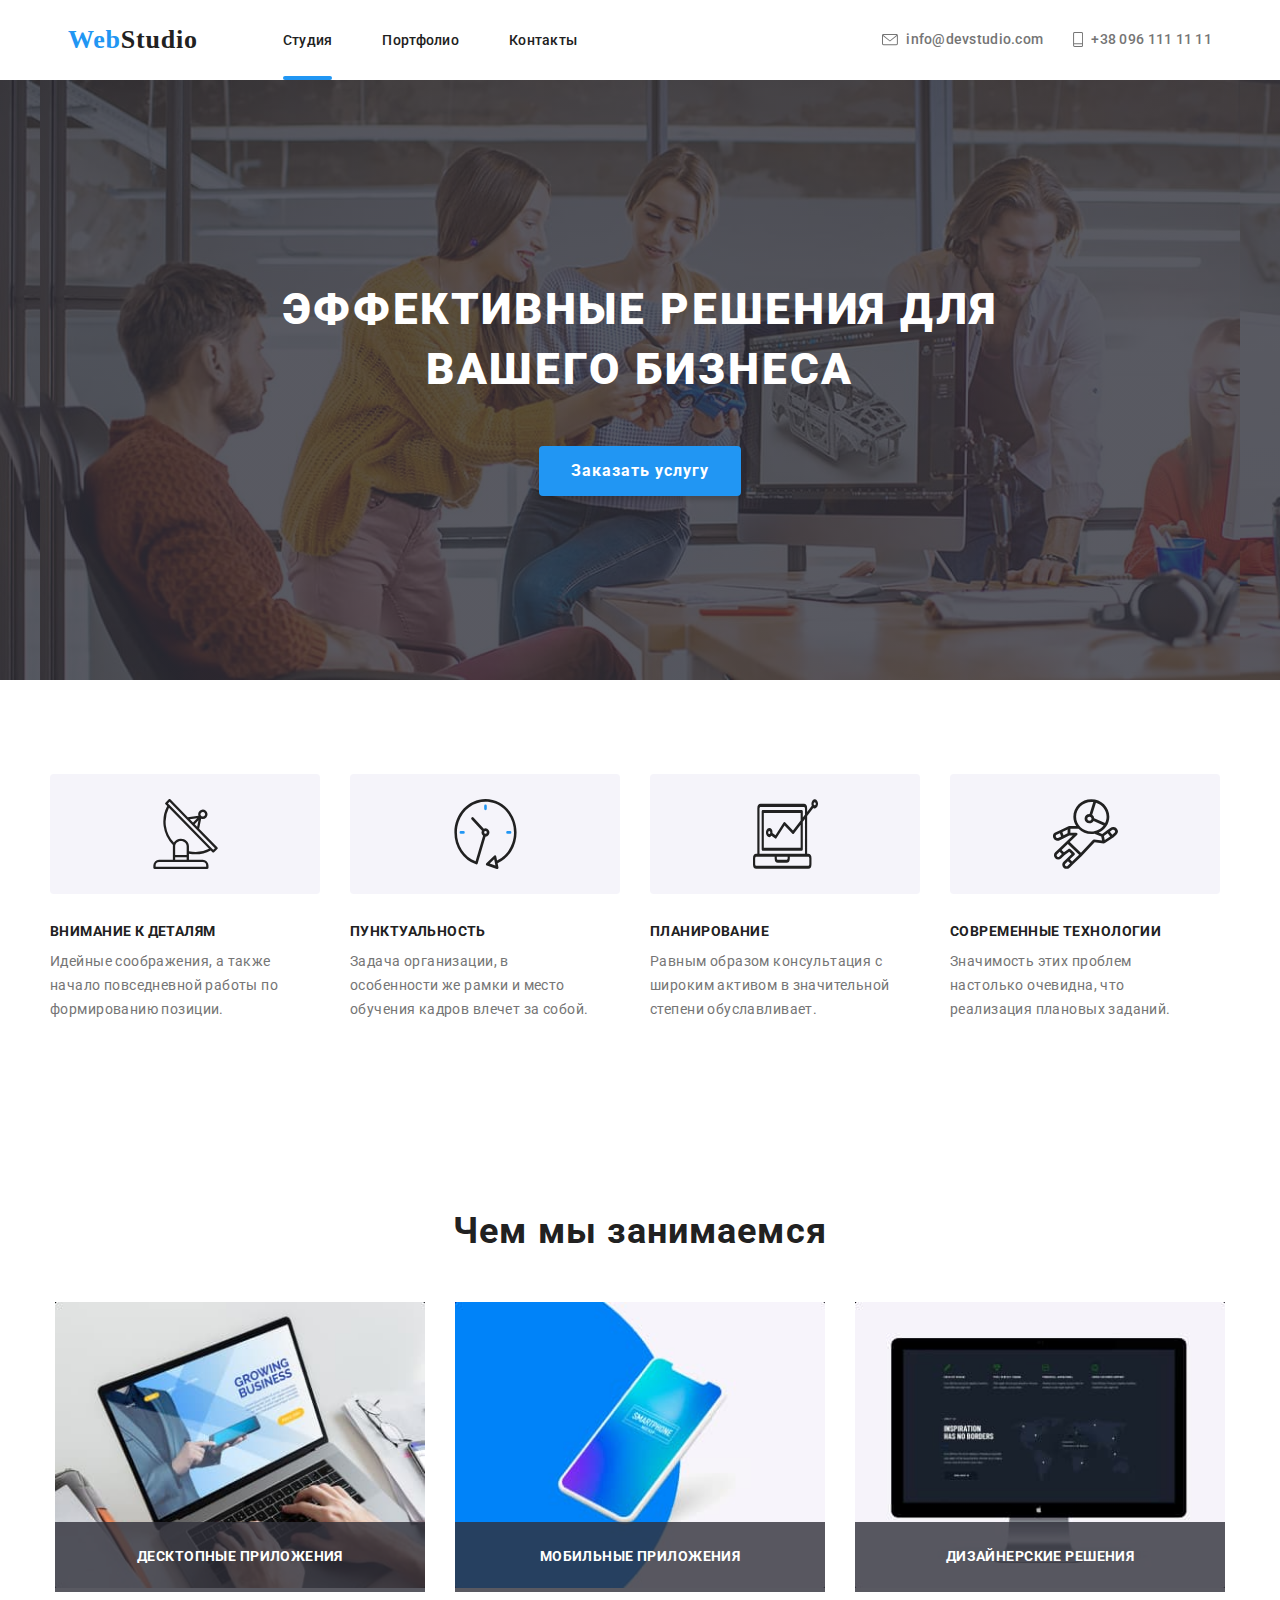
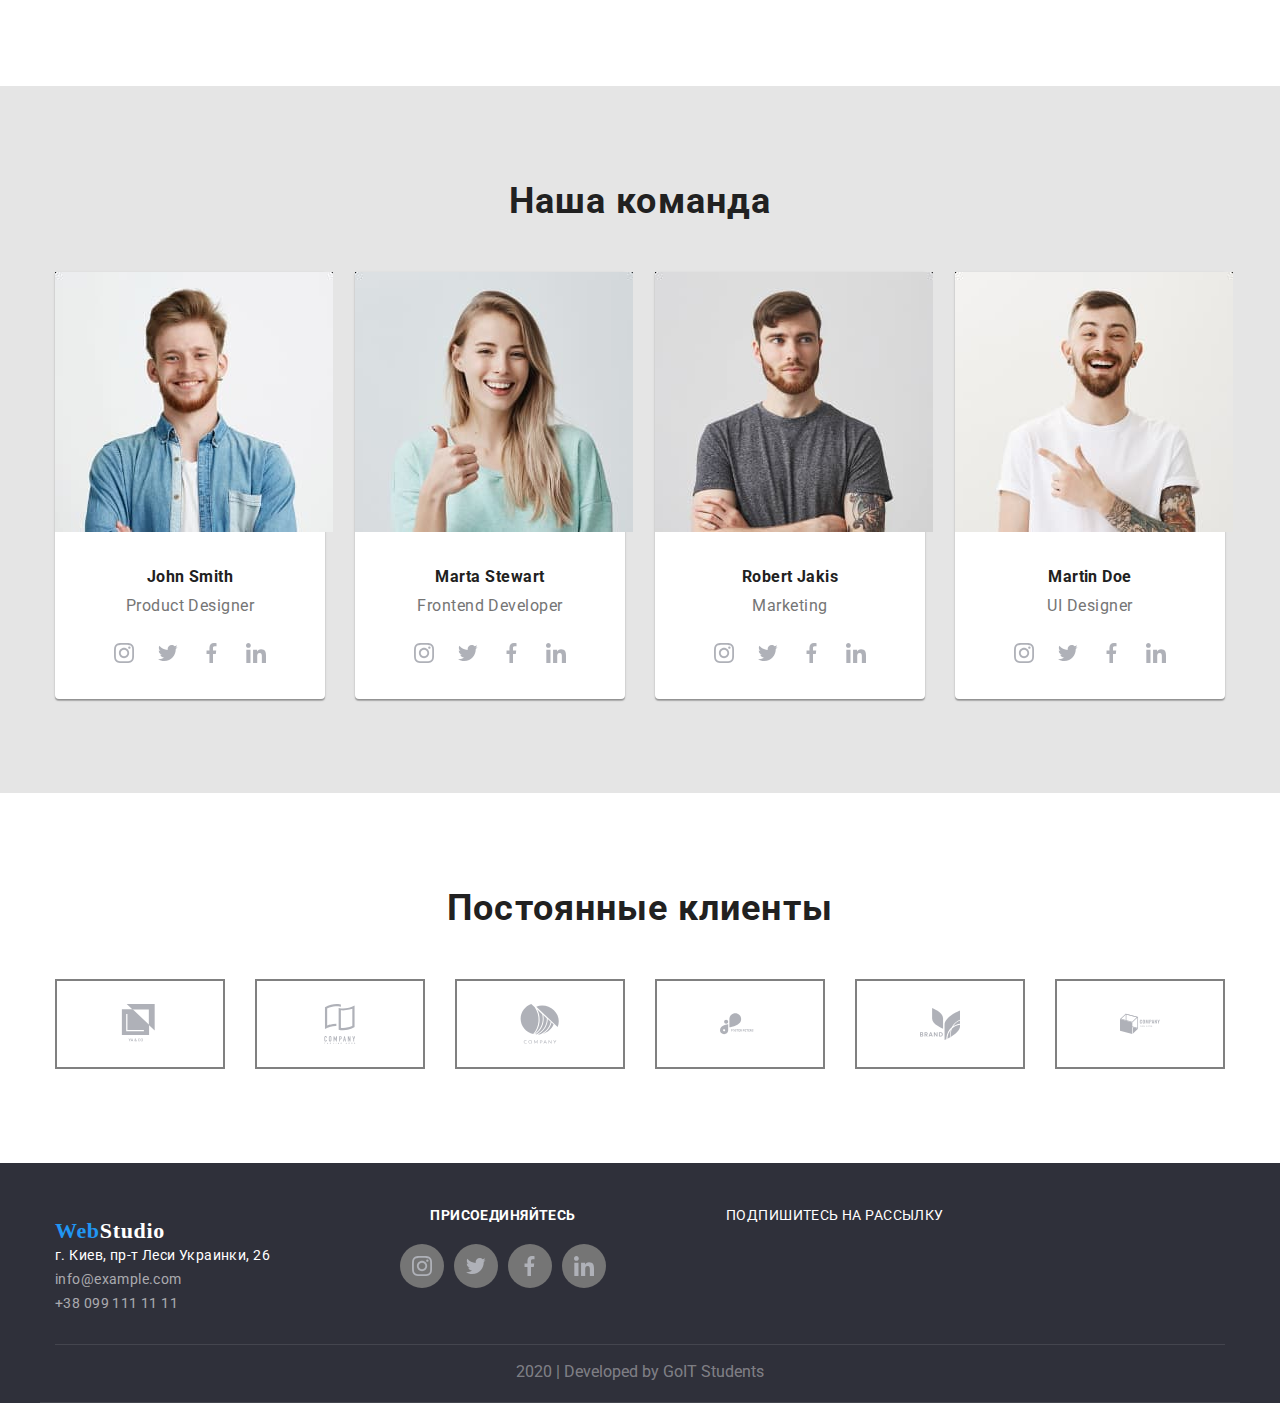
<file: index.html>
<!DOCTYPE html>
<html lang="en">

<head>
  <meta charset="UTF-8" />
  <meta name="viewport" content="width=device-width, initial-scale=1.0" />
  <title>Document</title>
  <link href="https://fonts.googleapis.com/css2?family=Roboto:wght@400;500&display=swap" rel="stylesheet" />
  <link rel="stylesheet"
    href="https://cdnjs.cloudflare.com/ajax/libs/modern-normalize/0.6.0/modern-normalize.min.css" />
  <link rel="stylesheet" href="./css1/style.css" />
</head>

<body>
  <header>
    <div class="container">
      <nav class="nav">
        <div class="logo-block">
          <a href="" class="logo"><span class="blue">Web</span><span>Studio</span></a>
        </div>
        <div class="site-nav-block">
          <ul class="site-nav-list">
            <li class="item">
              <a href="" class="link current">Студия</a>
            </li>
            <li class="item">
              <a href="./portfolio.html" class="link">Портфолио</a>
            </li>
            <li class="item">
              <a href="" class="link">Контакты</a>
            </li>
          </ul>
        </div>
        <div class="auth-site-block">
          <ul class="auth-site-list">
            <li class="item">
              <a href="" class="link">
                <svg class="envelop-icon icon">
                  <use href="./svg/symbol-defs.svg#icon-envelop"></use>
                </svg>
                <span>info@devstudio.com</span></a>
            </li>
            <li class="item">
              <a href="" class="link">
                <svg class="telefon-icon icon">
                  <use href="./svg/symbol-defs.svg#icon-telefon"></use>
                </svg>
                <span>+38 096 111 11 11</span></a>
            </li>
          </ul>
        </div>
      </nav>
    </div>
  </header>
  <main>
    <!-- Секция герой -->
    <section class="hero">
      <div class="container hero">
        <h1 class="hero-title">
          эффективные решения для <br />
          вашего бизнеса
        </h1>
        <a href="" class="buttom">Заказать услугу</a>
      </div>
    </section>

    <!-- Секция внимание к деталям -->
    <section class="attention-section">
      <div class="container att">
        <ul class="attention-list">
          <li class="attention-item antene">
            <h2 class="attention-title">Внимание к деталям</h2>
            <p class="attention-text">
              Идейные соображения, а также начало повседневной работы по
              формированию позиции.
            </p>
          </li>
          <li class="attention-item watch">
            <h2 class="attention-title">Пунктуальность</h2>
            <p class="attention-text">
              Задача организации, в особенности же рамки и место обучения
              кадров влечет за собой.
            </p>
          </li>
          <li class="attention-item lap-top">
            <h2 class="attention-title">Планирование</h2>

            <p class="attention-text">
              Равным образом консультация с широким активом в значительной
              степени обуславливает.
            </p>
          </li>
          <li class="attention-item men">
            <h2 class="attention-title">Современные технологии</h2>

            <p class="attention-text">
              Значимость этих проблем настолько очевидна, что реализация
              плановых заданий.
            </p>
          </li>
        </ul>
      </div>
    </section>
    <!-- Чем мы занимаемся -->
    <section class="activity-section">
      <div class="container activity">
        <h2 class="activity-title">Чем мы занимаемся</h2>
        <!--  -->
        <!--  -->
        <ul class="activity-list">
          <li class="item">
            <div class="activity-div">
              <img src="./image/img1.jpg" alt="картинка" width="370px" />

              <p class="activity-type">Десктопные приложения</p>
            </div>
          </li>
          <!--  -->
          <li class="item">
            <div class="activity-div">
              <img src="./image/box.jpg" alt="картинка" width="370px" />
              <p class="activity-type">Мобильные приложения</p>
            </div>
          </li>
          <!--  -->
          <li class="item">
            <div class="activity-div">
              <img src="./image/img3.jpg" alt="картинка" width="370px" />
              <p class="activity-type">Дизайнерские решения</p>
            </div>
          </li>
        </ul>
      </div>
    </section>
    <!-- Наша команда -->
    <section class="team-section">
      <div class="container">
        <h2 class="team-title">Наша команда</h2>
        <ul class="team-list">
          <li class="item">
            <img src="./image/John.jpg" alt="" class="team-img" />
            <h4 class="teamer">John Smith</h4>
            <p class="team-job">Product Designer</p>
            <ul class="socials-links">
              <li>
                <a href="" class="link">
                  <svg class="icon">
                    <use href="./svg/symbol-defs.svg#icon-insta"></use>
                  </svg>
                </a>
              </li>
              <li>
                <a href="" class="link">
                  <svg class="icon">
                    <use href="./svg/symbol-defs.svg#icon-twit"></use>
                  </svg>
                </a>
              </li>
              <li>
                <a href="" class="link">
                  <svg class="icon">
                    <use href="./svg/symbol-defs.svg#icon-face"></use>
                  </svg>
                </a>
              </li>
              <li>
                <a href="" class="link">
                  <svg class="icon">
                    <use href="./svg/symbol-defs.svg#icon-link"></use>
                  </svg>
                </a>
              </li>
            </ul>
          </li>

          <li class="item">
            <img src="./image/Marta.jpg" alt="" class="team-img" />
            <h4 class="teamer">Marta Stewart</h4>

            <p class="team-job">Frontend Developer</p>
            <ul class="socials-links">
              <li>
                <a href="" class="link">
                  <svg class="icon">
                    <use href="./svg/symbol-defs.svg#icon-insta"></use>
                  </svg>
                </a>
              </li>
              <li>
                <a href="" class="link">
                  <svg class="icon">
                    <use href="./svg/symbol-defs.svg#icon-twit"></use>
                  </svg>
                </a>
              </li>
              <li>
                <a href="" class="link">
                  <svg class="icon">
                    <use href="./svg/symbol-defs.svg#icon-face"></use>
                  </svg>
                </a>
              </li>
              <li>
                <a href="" class="link">
                  <svg class="icon">
                    <use href="./svg/symbol-defs.svg#icon-link"></use>
                  </svg>
                </a>
              </li>
            </ul>
          </li>

          <li class="item">
            <img src="./image/Robert.jpg" alt="" class="team-img" />
            <h4 class="teamer">Robert Jakis</h4>

            <p class="team-job">Marketing</p>
            <ul class="socials-links">
              <li>
                <a href="" class="link">
                  <svg class="icon">
                    <use href="./svg/symbol-defs.svg#icon-insta"></use>
                  </svg>
                </a>
              </li>
              <li>
                <a href="" class="link">
                  <svg class="icon">
                    <use href="./svg/symbol-defs.svg#icon-twit"></use>
                  </svg>
                </a>
              </li>
              <li>
                <a href="" class="link">
                  <svg class="icon">
                    <use href="./svg/symbol-defs.svg#icon-face"></use>
                  </svg>
                </a>
              </li>
              <li>
                <a href="" class="link">
                  <svg class="icon">
                    <use href="./svg/symbol-defs.svg#icon-link"></use>
                  </svg>
                </a>
              </li>
            </ul>
          </li>

          <li class="item">
            <img src="./image/Martin.jpg" alt="" class="team-img" />
            <h4 class="teamer">Martin Doe</h4>

            <p class="team-job">UI Designer</p>
            <ul class="socials-links">
              <li>
                <a href="" class="link">
                  <svg class="icon">
                    <use href="./svg/symbol-defs.svg#icon-insta"></use>
                  </svg>
                </a>
              </li>
              <li>
                <a href="" class="link">
                  <svg class="icon">
                    <use href="./svg/symbol-defs.svg#icon-twit"></use>
                  </svg>
                </a>
              </li>
              <li>
                <a href="" class="link">
                  <svg class="icon">
                    <use href="./svg/symbol-defs.svg#icon-face"></use>
                  </svg>
                </a>
              </li>
              <li>
                <a href="" class="link">
                  <svg class="icon">
                    <use href="./svg/symbol-defs.svg#icon-link"></use>
                  </svg>
                </a>
              </li>
            </ul>
          </li>
        </ul>
      </div>
    </section>
    <!-- Постоянные клиенты -->
    <section class="customers">
      <div class="container">
        <h2 class="customers-title">Постоянные клиенты</h2>
        <ul class="customers-list">
          <li class="item">
            <a href="" class="link">
              <svg class="icon">
                <use href="./svg/symbol-defs.svg#icon-cl1"></use>
              </svg>
            </a>
          </li>
          <li class="item">
            <a href="" class="link">
              <svg class="icon">
                <use href="./svg/symbol-defs.svg#icon-cl2"></use>
              </svg>
            </a>
          </li>
          <li class="item">
            <a href="" class="link">
              <svg class="icon">
                <use href="./svg/symbol-defs.svg#icon-cl3"></use>
              </svg>
            </a>
          </li>
          <li class="item">
            <a href="" class="link">
              <svg class="icon client">
                <use href="./svg/symbol-defs.svg#icon-cl4"></use>
              </svg>
            </a>
          </li>
          <li class="item">
            <a href="" class="link">
              <svg class="icon">
                <use href="./svg/symbol-defs.svg#icon-cl5"></use>
              </svg>
            </a>
          </li>
          <li class="item">
            <a href=" class=" class="link">
              <svg class="icon">
                <use href="./svg/symbol-defs.svg#icon-cl6"></use>
              </svg>
            </a>
          </li>
        </ul>
      </div>
    </section>
  </main>
  <!--  -->
  <!-- Footter -->
  <!--  -->
  <!--  -->
  <footer>
    <div class="container-foot">
      <!--  -->
      <!-- Logo -->
      <!--  -->
      <div class="line">
        <div class="logo-cont">
          <a href="" class="logo-footer"><span class="blue">Web</span><span class="studio-footer">Studio</span>
          </a>

          <p class="adress">г. Киев, пр-т Леси Украинки, 26</p>
          <a href="" class="footer-kont">info@example.com</a><br />
          <a href="" class="footer-kont">+38 099 111 11 11</a>
        </div>
        <!--  -->
        <!-- Jon -->
        <!--  -->
        <div class="jon-cont">
          <h5 class="jon-title">присоединяйтесь</h5>
          <ul class="social-link">
            <li class="item">
              <a href="" class="link">
                <svg class="icon insta">
                  <use href="./svg/symbol-defs.svg#icon-insta"></use>
                </svg>
              </a>
            </li>
            <li class="item">
              <a href="" class="link">
                <svg class="icon">
                  <use href="./svg/symbol-defs.svg#icon-twit"></use>
                </svg>
              </a>
            </li>
            <li class="item">
              <a href="" class="link">
                <svg class="icon">
                  <use href="./svg/symbol-defs.svg#icon-face"></use>
                </svg>
              </a>
            </li>
            <li class="item">
              <a href="" class="link">
                <svg class="icon">
                  <use href="./svg/symbol-defs.svg#icon-link"></use>
                </svg>
              </a>
            </li>
          </ul>
        </div>

        <!--  -->
        <!-- Sent-cont -->
        <!--  -->
        <div class="sent-cont">
          <p>Подпишитесь на рассылку</p>
        </div>
      </div>
      <div class="develop-cont">
        <p class="develop">2020 | Developed by GoIT Students</p>
      </div>
      <!--  -->
      <!--  -->
    </div>
  </footer>
</body>

</html>
</file>
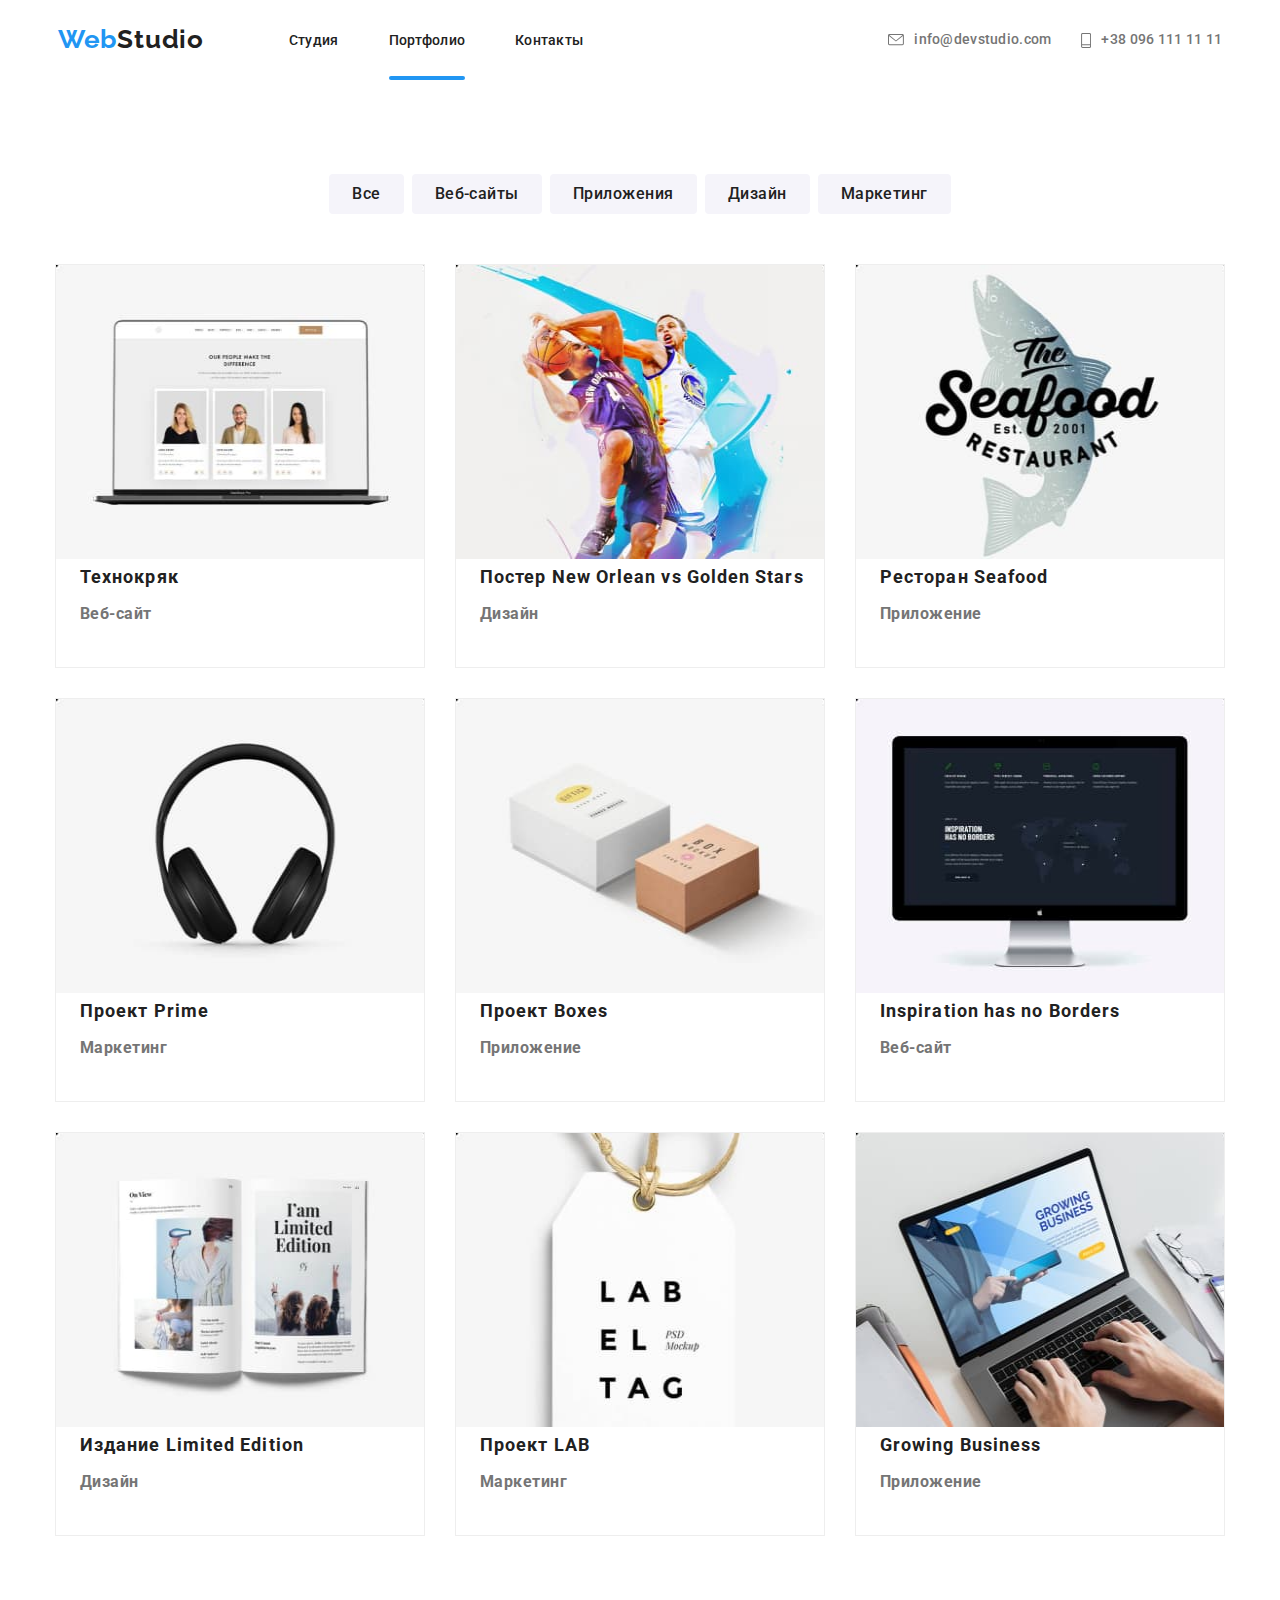
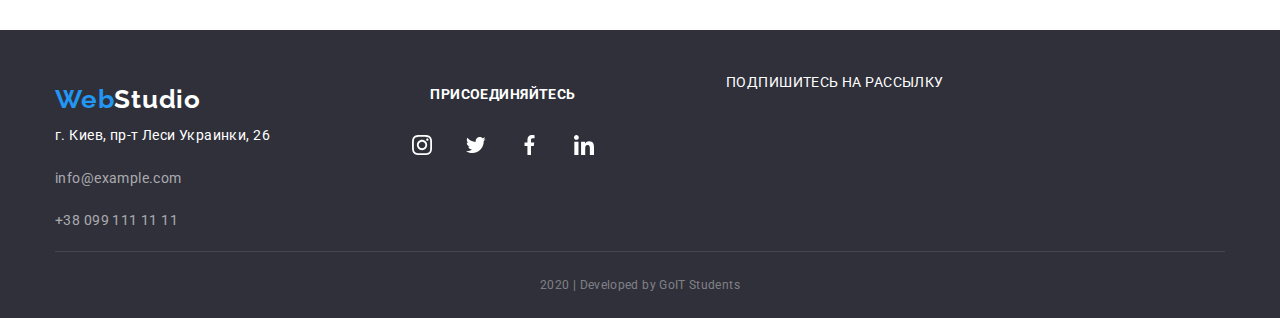
<file: portfolio.html>
<!DOCTYPE html>
<html lang="en">

<head>
  <meta charset="UTF-8" />
  <title>Document</title>
  <link href="https://fonts.googleapis.com/css?family=Roboto:400,500|Raleway:700&display=swap" rel="stylesheet" />
  <link rel="stylesheet"
    href="https://cdnjs.cloudflare.com/ajax/libs/modern-normalize/0.6.0/modern-normalize.min.css" />
  <link rel="stylesheet" href="./css2/style1.css" />
</head>

<body>
  <header>
    <div class="container">
      <nav class="nav">
        <div class="logo-block">
          <a href="" class="logo"><span class="blue">Web</span><span>Studio</span></a>
        </div>
        <!-- site-nav-container -->
        <div class="site-nav-block">
          <ul class="site-nav-list">
            <li class="item">
              <a href="./index.html" class="link">Студия</a>
            </li>
            <li class="item">
              <a href="" class="link current">Портфолио</a>
            </li>
            <li class="item">
              <a href="" class="link">Контакты</a>
            </li>
          </ul>
        </div>
        <!--  -->
        <!-- auth-site-container -->
        <div class="auth-site-block">
          <ul class="auth-site-list">
            <li class="item">
              <a href="" class="link">
                <svg class="envelop-icon icon">
                  <use href="./svg/symbol-defs.svg#icon-envelop"></use>
                </svg>
                <span>info@devstudio.com</span></a>
            </li>
            <li class="item">
              <a href="" class="link"><svg class="telefon-icon icon">
                  <use href="./svg/symbol-defs.svg#icon-telefon"></use>
                </svg><span>+38 096 111 11 11</span></a>
            </li>
          </ul>
        </div>
        <!--  -->
        <!--  -->
      </nav>
    </div>
  </header>

  <main>
    <section class="portfolio-section">
      <div class="container">
        <ul class="bottom-ul">
          <li class="item"><a href="" class="buttom-portfolio">Все</a></li>
          <li class="item">
            <a href="" class="buttom-portfolio">Веб-сайты</a>
          </li>
          <li class="item">
            <a href="" class="buttom-portfolio">Приложения</a>
          </li>
          <li class="item"><a href="" class="buttom-portfolio">Дизайн</a></li>
          <li class="item">
            <a href="" class="buttom-portfolio">Маркетинг</a>
          </li>
        </ul>
        <!--  -->
        <!--  -->
        <!--  -->
        <!--  -->
        <ul class="portfolio-list">
          <!--  -->
          <li class="item">
            <a href="" class="link">

              <div class="portfolio-picture">
                <div class="pp"><img src="./img2/p1.jpg" alt="" /></div>
                <div class="portfolio-overlay">
                  <p class="text">
                    Технокряк это современная площадка распространения
                    коронавируса. Компании используют эту платформу для цифрового
                    шпионажа и атак на защищённые сервера конкурентов.
                  </p>
                </div>
              </div>
              <h2 class="hiro-title">Технокряк</h2>
              <p class="section-absac">Веб-сайт</p>

            </a>
          </li>
          <!--  -->
          <li class="item">
            <a href="" class="link">
              <div class="portfolio-picture">
                <div class="pp"> <img src="./img2/p2.jpg" alt="" /> </div>
                <div class="portfolio-overlay">
                  <p class="text">
                    Технокряк это современная площадка распространения
                    коронавируса. Компании используют эту платформу для цифрового
                    шпионажа и атак на защищённые сервера конкурентов.
                  </p>
                </div>
              </div>
              <h2 class="hiro-title">Постер New Orlean vs Golden Stars</h2>
              <p class="section-absac">Дизайн</p>
            </a>
          </li>
          <!--  -->
          <li class="item">
            <a href="" class="link">
              <div class="portfolio-picture">
                <div class="pp"><img src="./img2/p3.jpg" alt="" /></div>
                <div class="portfolio-overlay">
                  <p class="text">
                    Технокряк это современная площадка распространения
                    коронавируса. Компании используют эту платформу для цифрового
                    шпионажа и атак на защищённые сервера конкурентов.
                  </p>
                </div>
              </div>
              <h2 class="hiro-title">Ресторан Seafood</h2>
              <p class="section-absac">Приложение</p>
            </a>
          </li>
          <!--  -->
          <li class="item">
            <a href="" class="link">
              <div class="portfolio-picture">
                <div class="pp"><img src="./img2/p4.jpg" alt="" /></div>
                <div class="portfolio-overlay">
                  <p class="text">
                    Технокряк это современная площадка распространения
                    коронавируса. Компании используют эту платформу для цифрового
                    шпионажа и атак на защищённые сервера конкурентов.
                  </p>
                </div>
              </div>
              <h2 class="hiro-title">Проект Prime</h2>
              <p class="section-absac">Маркетинг</p>
            </a>
          </li>
          <!--  -->
          <li class="item">
            <a href="" class="link">
              <div class="portfolio-picture">
                <div class="pp"><img src="./img2/p5.jpg" alt="" /></div>
                <div class="portfolio-overlay">
                  <p class="text">
                    Технокряк это современная площадка распространения
                    коронавируса. Компании используют эту платформу для цифрового
                    шпионажа и атак на защищённые сервера конкурентов.
                  </p>
                </div>
              </div>
              <h2 class="hiro-title">Проект Boxes</h2>
              <p class="section-absac">Приложение</p>
            </a>
          </li>
          <!--  -->
          <li class="item">
            <a href="" class="link">
              <div class="portfolio-picture">
                <div class="pp"><img src="./img2/p6.jpg" alt="" /></div>
                <div class="portfolio-overlay">
                  <p class="text">
                    Технокряк это современная площадка распространения
                    коронавируса. Компании используют эту платформу для цифрового
                    шпионажа и атак на защищённые сервера конкурентов.
                  </p>
                </div>
              </div>
              <h2 class="hiro-title">Inspiration has no Borders</h2>
              <p class="section-absac">Веб-сайт</p>
            </a>
          </li>
          <!--  -->
          <li class="item">
            <a href="" class="link">
              <div class="portfolio-picture">
                <div class="pp"><img src="./img2/p7.jpg" alt="" /> </div>
                <div class="portfolio-overlay">
                  <p class="text">
                    Технокряк это современная площадка распространения
                    коронавируса. Компании используют эту платформу для цифрового
                    шпионажа и атак на защищённые сервера конкурентов.
                  </p>
                </div>
              </div>
              <h2 class="hiro-title">Издание Limited Edition</h2>
              <p class="section-absac">Дизайн</p>
            </a>
          </li>
          <!--  -->
          <li class="item">
            <a href="" class="link">
              <div class="portfolio-picture">
                <div class="pp"><img src="./img2/p8.jpg" alt="" /></div>
                <div class="portfolio-overlay">
                  <p class="text">
                    Технокряк это современная площадка распространения
                    коронавируса. Компании используют эту платформу для цифрового
                    шпионажа и атак на защищённые сервера конкурентов.
                  </p>
                </div>
              </div>
              <h2 class="hiro-title">Проект LAB</h2>
              <p class="section-absac">Маркетинг</p>
            </a>
          </li>
          <!--  -->

          <li class="item">
            <a href="" class="link">
              <div class="portfolio-picture">
                <div class="pp"><img src="./img2/p9.jpg" alt="" /></div>
                <div class="portfolio-overlay">
                  <p class="text">
                    Технокряк это современная площадка распространения
                    коронавируса. Компании используют эту платформу для цифрового
                    шпионажа и атак на защищённые сервера конкурентов.
                  </p>
                </div>
              </div>
              <h2 class="hiro-title">Growing Business</h2>
              <p class="section-absac">Приложение</p>
            </a>
          </li>
        </ul>
      </div>
    </section>
  </main>
  <footer>
    <div class="container">
      <div class="line">
        <div class="logo-cont">
          <a href="" class="logo"><span class="blue">Web</span><span class="white">Studio</span></a>
          <p class="adress">г. Киев, пр-т Леси Украинки, 26</p>
          <br />
          <p class="footer-kont">info@example.com</p>
          <br />
          <p class="footer-kont">+38 099 111 11 11</p>
          <br />
        </div>
        <div class="jon-cont">
          <h1 class="jon-title">присоединяйтесь</h1>
          <ul class="social-link">
            <li class="item">
              <a href="" class="link">
                <svg class="icon">
                  <use href="./svg/symbol-defs.svg#icon-insta"></use>
                </svg>
              </a>
            </li>
            <li class="item">
              <a href="" class="link">
                <svg class="icon">
                  <use href="./svg/symbol-defs.svg#icon-twit"></use>
                </svg>
              </a>
            </li>
            <li class="item">
              <a href="" class="link">
                <svg class="icon">
                  <use href="./svg/symbol-defs.svg#icon-face"></use>
                </svg>
              </a>
            </li>
            <li class="item">
              <a href="" class="link">
                <svg class="icon">
                  <use href="./svg/symbol-defs.svg#icon-link"></use>
                </svg>
              </a>
            </li>
          </ul>
        </div>
        <div class="sent-cont">
          <p>Подпишитесь на рассылку</p>
        </div>
        <div class="develop-cont">
          <p class="develop">2020 | Developed by GoIT Students</p>
        </div>
  </footer>
</body>

</html>
</file>
<file: css1/style.css>
html {
  box-sizing: border-box;
}

*,
*::before,
*::after {
  box-sizing: inherit;
}

ul {
  list-style: none;
}

:root {
  --primary-text-color: #757575;
  --title-text-color: #212121;
  --accent-color: #2196f3;
  --primary-bg-color: #e5e5e5;
  --color-aditional: #ffffff;
}

body {
  margin: 0;
  padding: 0;
  font-family: Roboto, sans-serif;
  font-weight: 400;
  color: var(--primary-text-color);
  background-color: var(--color-aditional);
}

h1,
h2,
h3,
h4,
h5 {
  color: var(--title-text-color);
}

.container {
  margin-left: auto;
  margin-right: auto;
  width: 1200px;
  padding-left: 15px;
  padding-right: 15px;
  min-height: inherit;
}

/*  */
/*  */
/*  */
/*  */

header {
  min-height: 80px;
  background: var(--color-aditional);
}

.nav {
  display: flex;
  justify-content: center;
  align-items: center;
  min-height: inherit;
}

.logo-block {
  margin-right: 85px;

}

.logo {
  text-decoration-line: none;
  color: var(--title-text-color);
  font-family: Raleway;
  font-style: normal;
  font-weight: 700;
  font-size: 26px;
  line-height: 1.19;
  letter-spacing: 0.03em;
}

.logo:hover,
.logo:focus {
  color: var(--accent-color);
  transition: 250ms cubic-bezier(0.4, 0, 0.2, 1);
}

.site-nav-block {

  margin-right: 305px;
}

.site-nav-list {
  display: flex;
  justify-content: center;
  align-items: center;
  padding: 0;
  margin: 0;
}

.site-nav-list .item:not(:last-child) {
  margin-right: 50px;
}

.site-nav-list .link {
  position: relative;
  padding-top: 32px;
  padding-bottom: 32px;
  text-decoration-line: none;
  font-style: normal;
  font-weight: 500;
  font-size: 14px;
  line-height: 1.14;
  letter-spacing: 0.02em;
  color: var(--title-text-color);
}

.site-nav-list .link:hover,
.site-nav-list .link:focus {
  color: var(--accent-color);
  transition: 250ms cubic-bezier(0.4, 0, 0.2, 1);
}

.site-nav-list .current::after {
  position: absolute;
  content: "";
  display: block;
  width: 100%;
  border-radius: 3px;
  height: 4px;
  bottom: 0;
  left: 0;
  background-color: var(--accent-color);
  opacity: 1;
}

/*  */
/*  auth-site*/
/*  */

.auth-site-block {}

.auth-site-list {
  display: flex;
  justify-content: center;
  align-items: center;
  margin: 0;
  padding: 0;
}

.auth-site-list .item:not(:last-child) {
  margin-right: 30px;
}

.auth-site-list .link {
  display: flex;
  justify-content: center;
  align-items: center;
  text-decoration-line: none;
  font-style: normal;
  font-weight: 500;
  font-size: 14px;
  line-height: 1.14;
  letter-spacing: 0.02em;
  color: var(--primary-text-color);
}

.auth-site-list .link:hover {
  color: var(--accent-color);
}



.auth-site-list .icon {
  margin-right: 8px;
}

.auth-site-list .item:hover .link,
.auth-site-list .item:hover .icon {
  --color4: var(--accent-color);
  --color2: var(--accent-color);
  color: var(--accent-color);
  transition: 250ms cubic-bezier(0.4, 0, 0.2, 1);
}

.telefon-icon {
  width: 10px;
  height: 15px;
}

.envelop-icon {
  width: 16px;
  height: 12px;
  --color2: var(--primary-text-color);
}

/*  */
/*  */
/* Герой */
/*  */
/*  */

.hero {
  background-image: linear-gradient(to right,
      rgba(47, 48, 58, 0.8),
      rgba(47, 48, 58, 0.8)),
    url(../image/hiropic.jpg);

  height: 600px;
  text-align: center;
}

.hero-title {
  margin-top: 0;
  margin-bottom: 0;
  margin-left: auto;
  margin-right: auto;
  font-weight: 900;
  font-size: 44px;
  line-height: 1.36;
  text-align: center;
  letter-spacing: 0.06em;
  text-transform: uppercase;
  color: var(--color-aditional);
  margin-bottom: 46px;
  padding-top: 200px;
}

/*  */
/* Внимание к деталям */
/*  */

.attention-svg:hover {
  fill: var(--accent-color);
}

.attention-svg:hover {
  border-color: var(--accent-color);
}

.attention-section {
  padding-left: 10px;
  padding-right: 20px;
  padding-top: 94px;
  padding-bottom: 94px;
}

.attention-list {
  display: flex;
  margin: 0;
  padding: 0;
}

.attention-item {
  margin-right: 30px;
}

.attention-item:last-child {
  margin-right: 0;
}

.attention-item:nth-child(1):before {
  content: "";
  display: block;
  width: 270px;
  height: 120px;
  background: #f5f4fa;
  border-radius: 4px;
  background-image: url("../svg/antene.svg");
  background-position: center;
  background-repeat: no-repeat;
  background-size: 65px 70px;
}

.attention-item:nth-child(2):before {
  content: "";
  display: block;
  width: 270px;
  height: 120px;
  background: #f5f4fa;
  border-radius: 4px;
  background-image: url("../svg/clock1.svg");
  background-position: center;
  background-repeat: no-repeat;
  background-size: 65px 70px;
}

.attention-item:nth-child(3)::before {
  display: block;
  content: "";
  width: 270px;
  height: 120px;
  background: #f5f4fa;
  border-radius: 4px;
  background-image: url(../svg/laptop.svg);
  background-size: contain;
  background-repeat: no-repeat;
  background-position: center;
  background-size: 65px 70px;
}

.attention-item:nth-child(4)::before {
  display: block;
  content: "";
  width: 270px;
  height: 120px;
  background: #f5f4fa;
  border-radius: 4px;
  background-image: url(../svg/men.svg);
  background-position: center;
  background-repeat: no-repeat;
  background-size: 65px 70px;
}

.attention-title {
  font-family: Roboto, sans-serif;
  margin-top: 30px;
  margin-bottom: 10px;
  font-weight: 700;
  font-size: 14px;
  line-height: 1.14;
  letter-spacing: 0.03em;
  text-transform: uppercase;
}

.attention-text {
  padding-right: 20px;
  margin-top: 0;
  margin-bottom: 0;
  font-style: normal;
  font-size: 14px;
  line-height: 1.71;
  letter-spacing: 0.03em;
  font-weight: 400px;
}

/*  */
/*  */
/*  */
.activity-section {
  padding-top: 94px;
  padding-bottom: 94px;
  font-weight: 700;
  font-size: 14px;
  line-height: 1.14;
  text-align: center;
  letter-spacing: 0.03em;
  background-color: var(--color-aditional);
}

.activity-title {
  margin: 0;
  margin-bottom: 50px;
  font-weight: bold;
  font-size: 36px;
  line-height: 1.17;
  text-align: center;
  letter-spacing: 0.03em;
  color: #212121;
}

.activity-list {
  display: flex;
  padding: 0;
  margin: 0;
}

.activity-list .item:not(:last-child) {
  margin-right: 30px;
  width: 370px;
}

.activity-div {
  position: relative;
}

.activity-type {
  position: absolute;
  bottom: 0;
  margin: 0;
  display: block;
  width: 370px;
  height: 70px;
  padding: 27px 82px;
  font-style: normal;
  font-weight: 700;
  font-size: 14px;
  line-height: 1.14;
  text-align: center;
  letter-spacing: 0.03em;
  text-transform: uppercase;
  color: #fff;
  background-color: rgba(47, 48, 58, 0.8);
}

/*  */
/*  */
/* TEAM */
/*  */
/*  */
.team-section {
  padding-bottom: 94px;
  padding-top: 94px;
  background-color: var(--primary-bg-color);
}

.team-list {
  display: flex;
  text-align: center;
  justify-content: center;
  margin: 0;
  padding: 0;
}

.team-list .item {
  width: 270px;
  margin-right: 30px;
  background-color: #fff;
  padding-bottom: 24px;
  box-shadow: 0px 2px 1px rgba(0, 0, 0, 0.2), 0px 1px 1px rgba(0, 0, 0, 0.14),
    0px 1px 3px rgba(0, 0, 0, 0.12);
  border-radius: 0px 0px 4px 4px;
}

.team-list .item:last-child {
  margin-right: 0;
}

.team-title {
  margin-top: 0;
  font-weight: 700;
  font-size: 36px;
  line-height: 1.17;
  text-align: center;
  letter-spacing: 0.03em;
  margin-bottom: 50px;
}

.teamer {
  text-align: center;
  margin-top: 0;
  margin-bottom: 0;
  margin-top: 30px;
  margin-bottom: 10px;
  font-size: 16px;
  line-height: 1.19;
  letter-spacing: 0.03em;
  color: var(--title-text-color);
  text-align: center;
}

.team-job {
  margin-bottom: 16px;
  margin-top: 0;
  font-size: 16px;
  line-height: 1.19;
  text-align: center;
  letter-spacing: 0.03em;
  color: var(--primary-text-color);
}

/*  */
/*  */
.socials-links {
  display: flex;
  align-items: center;
  justify-content: center;
  padding: 0;
  margin: 0;
}

.socials-links .item:not(:last-child) {
  margin-right: 10px;
}

.socials-links .icon:hover {
  --color1: #fff;
  transition: 250ms cubic-bezier(0.4, 0, 0.2, 1);
}

.socials-links .link {
  display: flex;
  align-items: center;
  justify-content: center;
  width: 44px;
  height: 44px;
  border-radius: 50%;
}

.socials-links .icon {
  width: 20px;
  height: 20px;
}

.socials-links .link:hover {
  background-color: var(--accent-color);
  transition: 250ms cubic-bezier(0.4, 0, 0.2, 1);
}

/*  */
/*  Постоянные клиенты*/
/*  */
.customers {
  padding-bottom: 94px;
  padding-top: 94px;
  font-weight: 700;
  font-size: 36px;
  line-height: 1.17;
  text-align: center;
  letter-spacing: 0.03em;
}

.customers-title {
  margin: 0;
  margin-bottom: 50px;
  font-weight: 700;
  font-size: 36px;
  line-height: 1.17;
  text-align: center;
  letter-spacing: 0.03em;
}

.customers-list {
  display: flex;
  text-align: center;
  justify-content: center;
  margin: 0;
  padding: 0;
}

.customers-list .item {
  display: flex;
  justify-content: center;
  align-items: center;
  /* width: 170px;
  height: 90px; */
  text-align: center;

  margin-right: 30px;
}

.customers-list .item:last-child {
  margin-right: 0;
}

.customers-list .link {
  display: flex;
  align-items: center;
  justify-content: center;
  width: 170px;
  height: 90px;
  border: 2px solid grey;
}

.customers-list .icon {
  width: 40px;
  height: 40px;
}

.customers-list .client {
  --color2: #afb1b8;
}

.customers-list .client:hover {
  --color2: var(--accent-color);
}

.customers-list .icon:hover {
  --color1: var(--accent-color);
  transition: 250ms cubic-bezier(0.4, 0, 0.2, 1);
}

.customers-list .link:hover {
  color: var(--accent-color);
  border: solid var(--accent-color);
  transition: 250ms cubic-bezier(0.4, 0, 0.2, 1);
}

/*  */
/*  */
/*  */
footer {
  display: flex;
  background: #2f303a;
}

.container.footer-kont {
  display: flex;
}

.studio-footer {
  color: #ffffff;
}

.adress-adress {
  color: #ffffff;
}

.team-link {
  text-decoration-line: none;
}

.buttom {
  min-width: 136px;
  text-decoration-line: none;
  color: var(--color-aditional);
  background-color: var(--accent-color);
  font-weight: 700;
  font-size: 16px;
  line-height: 1.88;
  letter-spacing: 0.06em;
  box-shadow: 0px 4px 4px rgba(0, 0, 0, 0.15);
  border-radius: 4px;
  display: inline-block;
  text-align: center;
  letter-spacing: 0.06em;
  padding: 10px 32px;
  border: 1px transparent;
}

.buttom:hover,
.buttom:focus {
  background-color: var(--accent-color);
  color: var(--color-aditional);
}

.buttom-primery {
  text-decoration-line: none;
}

.buttom-secondery {
  text-decoration-line: none;
  background-color: var(--accent-color);
  color: var(--color-aditional);

  box-shadow: 0px 4px 4px rgba(0, 0, 0, 0.15);
  border-radius: 4px;
}

/*  */
/*  Футтер*/
/*  */
.container-foot {
  margin: 0;
  padding: 0;
  width: 1200px;
  padding-left: 15px;
  padding-right: 15px;

  border-bottom: 1px solid rgba(255, 255, 255, 0.1);
  margin-right: auto;
  margin-left: auto;
}

footer {
  padding-top: 45px;
}

.footer-kont {
  text-decoration-line: none;
  color: rgba(255, 255, 255, 0.6);
  font-size: 14px;
  line-height: 1.71;
  letter-spacing: 0.03em;
}

/*  */
/*Присоеденяйтесь  */
/*  */
.jon-title {
  margin: 0;
  padding: 0;
  margin-bottom: 20px;
  text-align: center;
  font-weight: 700;
  font-size: 14px;
  line-height: 1.14;
  letter-spacing: 0.03em;
  text-transform: uppercase;
  color: #ffffff;
}

.social-link {
  display: flex;
  text-align: center;
  justify-content: center;
  margin: 0;
  padding: 0;
}

.social-link .item:not(:last-child) {
  margin-right: 10px;
}

.social-link .link {
  display: flex;
  align-items: center;
  justify-content: center;
  width: 44px;
  height: 44px;
  background: var(--primary-text-color);
  border-radius: 50%;
}

.social-link .icon {
  width: 20px;
  height: 20px;
}

.social-link .link:hover {
  background: var(--accent-color);
  transition: 250ms cubic-bezier(0.4, 0, 0.2, 1);
}

.social-link .item:hover {
  --color1: #fff;
  transition: 250ms cubic-bezier(0.4, 0, 0.2, 1);
}

/* svg {
  overflow: visible;
} */
/*  */
/*  */
.logo-footer {
  font-family: Raleway;
  font-style: normal;
  font-weight: 700;
  font-size: 22px;
  line-height: 1.18;
  letter-spacing: 0.03em;
  color: var(--title-text-color);
  text-decoration-line: none;
}

.studio-footer:hover {
  color: var(--accent-color);
  transition: 250ms cubic-bezier(0.4, 0, 0.2, 1);
}

.blue {
  color: var(--accent-color);
}

.adress {
  margin: 0;
  font-style: normal;
  font-size: 14px;
  line-height: 1.71;
  letter-spacing: 0.03em;
  color: #ffffff;
}

.sent-cont p {
  margin: 0;
  font-weight: 700px;
  font-size: 14px;
  line-height: 1.14;
  letter-spacing: 0.03em;
  text-transform: uppercase;
  color: #ffffff;
}

.logo-cont {
  display: inline-block;
  width: 250px;
  margin-right: 69px;
  margin-bottom: 28px;
}

.jon-cont {
  display: inline-block;
  width: 250px;
  margin-right: 94px;
  vertical-align: bottom;
  margin-bottom: 56px;
}

.sent-cont {
  display: inline-block;
  width: 250px;

  vertical-align: bottom;
  margin-bottom: 120px;
}

.develop {
  margin: 0;
  color: rgba(255, 255, 255, 0.4);
  text-align: center;
  padding-top: 18px;
  padding-bottom: 21px;
}

.develop-cont {
  border-top: 1px solid rgba(255, 255, 255, 0.1);
}
</file>
<file: css2/style1.css>
html {
  box-sizing: border-box;
}

*,
*::before,
*::after {
  box-sizing: inherit;
}

:root {
  --color-bg-primary: #e5e5e5;
  --primary-text-color: #757575;
  --title-text-color: #212121;
  --accent-color: #2196f3;
  --color-aditional: #ffffff;
}

body {
  padding: 0;
  background: var(--color-aditional);
  font-family: Roboto, sans-serif;
  font-weight: 500px;
  color: var(--primary-text-color);
  text-decoration-line: none;
}

h1,
h2 {
  text-decoration: none;
  color: var(--title-text-color);
  font-style: normal;
  font-weight: 700;
  font-size: 18px;
  line-height: 2;
  letter-spacing: 0.06em;
}

a {
  text-decoration-line: none;
}

ul {
  list-style: none;
  margin: 0;
  padding: 0;
}

/*  */
/* Header */
/*  */

header {
  min-height: 80px;
  background: #ffffff;
}

.container {
  width: 1200px;
  padding-left: 15px;
  padding-right: 15px;
  margin-left: auto;
  margin-right: auto;
  min-height: inherit;
}

.nav {
  display: flex;
  justify-content: center;
  align-items: center;
  min-height: inherit;
}

.logo-block {
  margin-right: 85px;
}

.logo {
  text-decoration: none;
  color: #212121;
  font-family: Raleway;
  font-style: normal;
  font-weight: 700;
  font-size: 26px;
  line-height: 1.9;
  letter-spacing: 0.03em;
}

.logo:hover,
.logo:focus {
  color: var(--accent-color);
}

.blue {
  color: #2196f3;
}

.auth-site-block {}

.auth-site-list {
  display: flex;
  justify-content: center;
  align-items: center;
  padding: 0;
  margin: 0;
}

.auth-site-list .item:not(:last-child) {
  margin-right: 30px;
}

.auth-site-list .link {
  display: flex;
  justify-content: center;
  align-items: center;
  text-decoration-line: none;
  font-style: normal;
  font-weight: 500;
  font-size: 14px;
  line-height: 1.14;
  letter-spacing: 0.02em;
  color: #757575;
  height: 20px;
}

.site-nav-list .current::after {
  position: absolute;
  content: "";
  display: block;
  width: 100%;
  height: 4px;
  border-radius: 3px;
  bottom: 0;
  left: 0;
  background-color: var(--accent-color);
  opacity: 1;
}

.auth-site-list .link:hover,
.auth-site-list .link:focus {
  color: var(--accent-color);
  transition: 250ms cubic-bezier(0.4, 0, 0.2, 1);
}

.auth-site-list .icon:hover {
  --color2: var(--accent-color);
  --color4: var(--accent-color);
  transition: 250ms cubic-bezier(0.4, 0, 0.2, 1);
}

.auth-site-list .item:hover .link,
.auth-site-list .item:hover .icon,
.auth-site-list .item:hover .icon-env {
  --color4: var(--accent-color);
  --color2: var(--accent-color);
  color: var(--accent-color);
  transition: 250ms cubic-bezier(0.4, 0, 0.2, 1);
}

.auth-site-list .icon {
  margin-right: 10px;
}

.telefon-icon {
  width: 10px;
  height: 15px;
}

.envelop-icon {
  width: 16px;
  height: 12px;
  --color2: var(--primary-text-color);
}

/*  */
/* Site-nav */
/*  */

.site-nav-block {
  margin-right: 305px;
}

.site-nav-list {
  display: flex;
  justify-content: center;
  align-items: center;
}

.site-nav-list .item:not(:last-child) {
  margin-right: 50px;
}

.site-nav-list .link {
  position: relative;
  padding-top: 32px;
  padding-bottom: 32px;
  text-decoration-line: none;
  color: #212121;
  font-style: normal;
  font-weight: 500;
  font-size: 14px;
  line-height: 1.14;
  letter-spacing: 0.02em;
}

.site-nav-list .link:hover,
.site-nav-list .link:focus {
  color: var(--accent-color);
  transition: 250ms cubic-bezier(0.4, 0, 0.2, 1);
}

/*  */
/*Portfolio  */
/*  */
/*  */

.container.buttom {
  margin-bottom: 50px;
}

.bottom-ul {
  display: flex;
  justify-content: center;
  margin-bottom: 50px;
}

.bottom-ul li:not(:last-child) {
  margin-right: 8px;
}

.buttom-portfolio {
  text-decoration-line: none;
  color: var(--title-text-color);
  background-color: #f5f4fa;
  font-weight: 500;
  font-size: 16px;
  line-height: 1.63;
  text-align: center;
  letter-spacing: 0.03em;
  display: inline-block;
  padding: 6px 22px;
  border-radius: 4px;
  border: 1px solid transparent;
}

.buttom-portfolio:hover,
.buttom-portfolio:focus {
  background-color: var(--accent-color);
  color: var(--color-aditional);
  transition: 250ms cubic-bezier(0.4, 0, 0.2, 1);
  box-shadow: 0px 2px 2px rgba(0, 0, 0, 0.12), 0px 1px 2px rgba(0, 0, 0, 0.08),
    0px 3px 1px rgba(0, 0, 0, 0.1);
}

.buttom-primery {
  text-decoration-line: none;
}

.buttom-secondery {
  text-decoration-line: none;
  background-color: var(--accent-color);
  color: var(--color-aditional);
}

.portfolio-section {
  padding-bottom: 94px;
  padding-top: 94px;
  font-weight: 700;
  font-size: 18px;
  line-height: 2;
  letter-spacing: 0.06em;
  color: var(--title-text-color);
}

img {
  margin-bottom: 20px;
}

.portfolio-list {
  display: flex;
  flex-wrap: wrap;
  margin: 0;
  padding: 0;
}

img {
  height: 294px;
  width: 100%;
}

.portfolio-list .item {
  margin-bottom: 30px;
  width: 370px;
  height: 404px;
  margin-right: 30px;
  border: 1px solid #eeeeee;
}

.portfolio-list .item:nth-last-child(-n + 3) {
  margin-bottom: 0;
}

.portfolio-list .item:nth-child(3n) {
  margin-right: 0;
}

.portfolio-list .link {
  text-decoration: none;
}

.hiro-title {
  margin: 0;
  margin-bottom: 4px;
  margin-left: 24px;
  font-weight: 700px;
  font-size: 18px;
  line-height: 2;
  letter-spacing: 0.06em;
  color: #212121;
}

.portfolio-list .text {
  margin: 0;
  width: 370px;
  text-decoration-line: none;
  padding: 63px 24px;
  font-style: normal;
  font-size: 18px;
  line-height: 1.56;
  letter-spacing: 0.03em;
  color: var(--color-aditional);
  text-align: left;
}

.portfolio-list .item {
  text-decoration: none;
}

.title {
  display: inline-block;
  width: 332px;
  height: 32px;
  margin: 20px 24px;
}

.section-absac {
  margin: 0;
  font-size: 16px;
  line-height: 1.88;
  letter-spacing: 0.03em;
  color: var(--primary-text-color);
  margin-bottom: 20px;
  margin-left: 24px;
}

.portfolio-picture {
  position: relative;
  overflow: hidden;
}

.pp {
  width: 370px;
  height: 294px;
}

.portfolio-overlay {
  position: absolute;
  display: block;
  background-color: var(--accent-color);

  color: #fff;
  width: 100%;
  height: 100%;
  top: 100%;

  bottom: 0;
  transform: translateY(0);
  transition: transform 250ms cubic-bezier(0.4, 0, 0.2, 1);
  opacity: 0;
  box-shadow: 1px 4px 6px rgba(0, 0, 0, 0.16), 0px 4px 4px rgba(0, 0, 0, 0.06),
    0px 1px 1px rgba(0, 0, 0, 0.12);
}

.portfolio-picture:hover .portfolio-overlay {
  opacity: 1;
  transform: translateY(-100%);
  box-shadow: 1px 4px 6px rgba(0, 0, 0, 0.16), 0px 4px 4px rgba(0, 0, 0, 0.06),
    0px 1px 1px rgba(0, 0, 0, 0.12);
  border: 1px solid #eeeeee;
}

/*  */
/*  */
/*  */
/*  */
footer {
  background: #2f303a;
  padding-top: 45px;
}

.container {
  width: 1200px;
  padding-left: 15px;
  padding-right: 15px;
  margin-left: auto;
  margin-right: auto;
}

.logo-cont {
  display: inline-block;
  width: 250px;
}

.jon-cont {
  display: inline-block;
  width: 250px;
  vertical-align: top;
  margin-left: 69px;
}

.sent-cont {
  display: inline-block;
  width: 250px;
  vertical-align: top;
  margin-left: 94px;
}

.sent-cont p {
  margin: 0;
  font-weight: 700px;
  font-size: 14px;
  line-height: 1.14;
  letter-spacing: 0.03em;
  text-transform: uppercase;
  color: #ffffff;
}

.white {
  color: #ffffff;
}

.white:hover {
  color: var(--accent-color);
  transition: 250ms cubic-bezier(0.4, 0, 0.2, 1);
}

.footer-kont {
  margin: 0;
  text-decoration-line: none;
  color: rgba(255, 255, 255, 0.6);
  font-size: 14px;
  line-height: 1.71;
  letter-spacing: 0.03em;
}

.adress {
  margin: 0;
  font-style: normal;
  font-size: 14px;
  line-height: 1.71;
  letter-spacing: 0.03em;
  color: #ffffff;
}

.jon-title {
  font-style: normal;
  font-weight: 700;
  font-size: 14px;
  line-height: 1.14;
  letter-spacing: 0.03em;
  text-transform: uppercase;
  color: #ffffff;
  margin: 0;
  margin-top: 12px;
  margin-bottom: 20px;
  text-align: center;
}

.social-link {
  display: flex;
  align-items: center;
  justify-content: center;
  padding: 0;
  margin: 0;
}

.social-link .item:not(:last-child) {
  margin-right: 10px;
}

.social-link .link {
  display: flex;
  justify-content: center;
  align-items: center;
  width: 44px;
  height: 44px;
  border-radius: 50%;
}

.social-link .link:hover {
  background-color: var(--accent-color);
  transition: 250ms cubic-bezier(0.4, 0, 0.2, 1);
}

.social-link .icon {
  width: 20px;
  height: 20px;
  --color1: #fff;
}

.develop-cont {
  border-top: 1px solid rgba(255, 255, 255, 0.1);
}

.develop {
  margin: 0;
  font-size: 12px;
  line-height: 2;
  text-align: center;
  letter-spacing: 0.03em;
  color: rgba(255, 255, 255, 0.4);
  padding: 21px;
}

.logo:hover {
  color: var(--accent-color);
  transition: 250ms cubic-bezier(0.4, 0, 0.2, 1);
}
</file>
